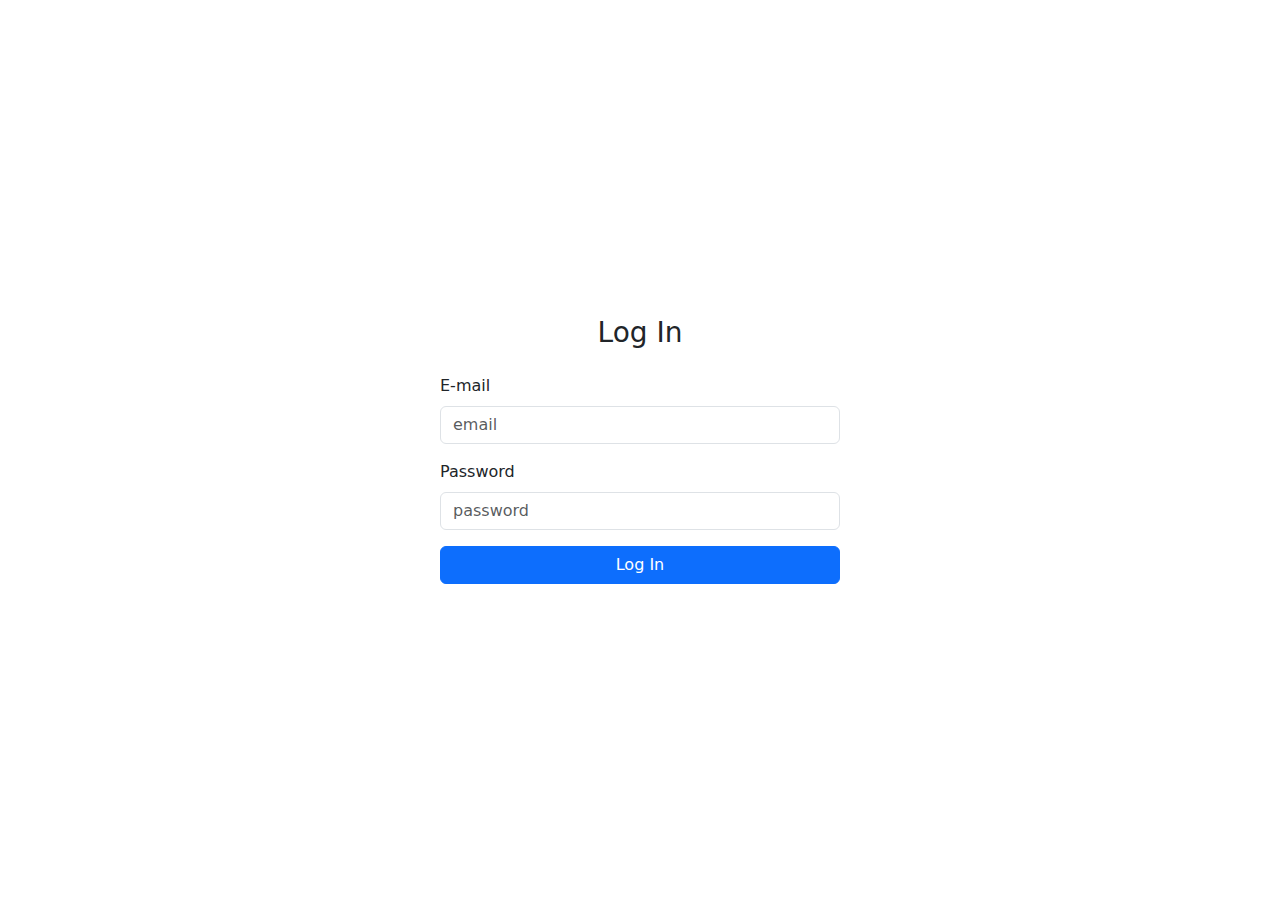
<file: index.html>
<!DOCTYPE html>
<html>
<head>
  <meta name="viewport" content="width=device-width, initial-scale=1">
  <title>Log In</title>
  <link href="https://cdn.jsdelivr.net/npm/bootstrap@5.3.3/dist/css/bootstrap.min.css" rel="stylesheet">
</head>
<body>
  <div class="container d-flex justify-content-center align-items-center vh-100">
    <div class="w-100" style="max-width: 400px;">
      <h3 class="text-center mb-4">Log In</h3>
      <form>
        <div class="mb-3">
          <label for="email" class="form-label">E-mail</label>
          <input type="email" class="form-control" id="email" placeholder="email">
        </div>
        <div class="mb-3">
          <label for="password" class="form-label">Password</label>
          <input type="password" class="form-control" id="password" placeholder="password">
        </div>
        <button type="submit" class="btn btn-primary w-100">Log In</button>
      </form>
    </div>
  </div>
</body>
</html>
</file>
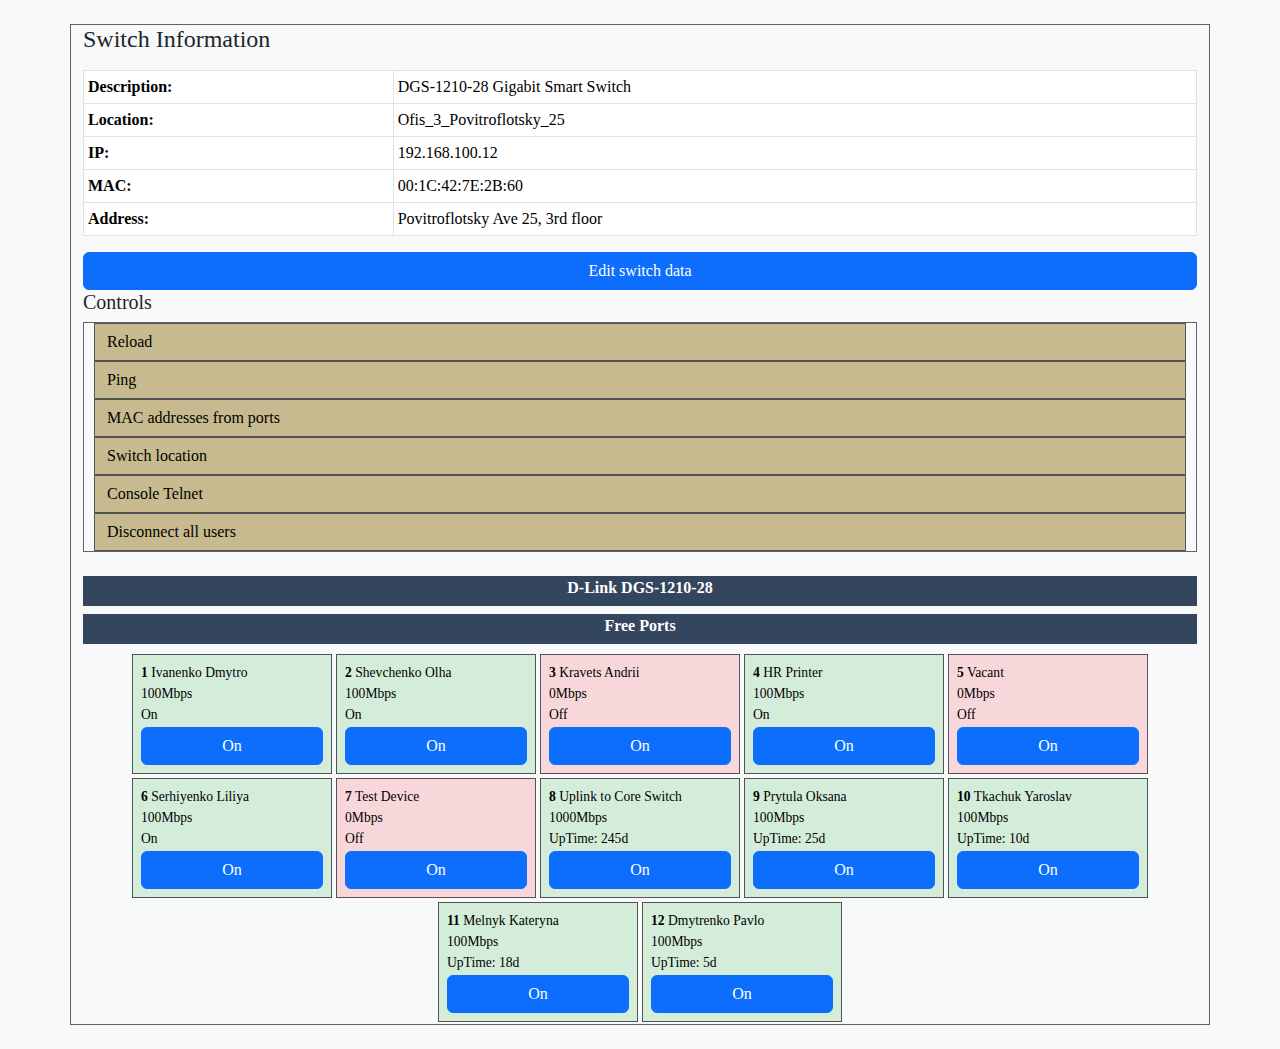
<file: switch/index.html>
<!DOCTYPE html>
<html lang="en">
<head>
  <meta charset="UTF-8">
  <title>Switch Control Panel</title>
  <link href="https://cdn.jsdelivr.net/npm/bootstrap@5.3.0/dist/css/bootstrap.min.css" rel="stylesheet">
  <link href="css/style.css" rel="stylesheet">
</head>
<body class="bg-light p-4" style="font-family: Lato, Consolas;">

  <div class="container" style="border:1px solid #626262;">
    <h4 class="mb-3">Switch Information</h4>
    <table class="table table-sm table-bordered">
      <tbody>
        <tr><th>Description:</th><td>DGS-1210-28 Gigabit Smart Switch</td></tr>
        <tr><th>Location:</th><td>Ofis_3_Povitroflotsky_25</td></tr>
        <tr><th>IP:</th><td>192.168.100.12</td></tr>
        <tr><th>MAC:</th><td>00:1C:42:7E:2B:60</td></tr>
        <tr><th>Address:</th><td>Povitroflotsky Ave 25, 3rd floor</td></tr>
      </tbody>
    </table>
    <button class="btn btn-primary w-100">Edit switch data</button>

    <div class="mb-4">
      <h5>Controls</h5>
      <div class="d-flex flex-column" style="border:1px solid #626262;">
        <button class="btn btn-secondary my_btn">Reload</button>
        <button class="btn btn-secondary my_btn">Ping</button>
        <button class="btn btn-secondary my_btn">MAC addresses from ports</button>
        <button class="btn btn-secondary my_btn">Switch location</button>
        <button class="btn btn-secondary my_btn">Console Telnet</button>
        <button class="btn btn-secondary my_btn">Disconnect all users</button>
      </div>
    </div>

    <div class="text-center mb-2 fw-bold w-100" id='my_label'>D-Link DGS-1210-28</div>
    <div class="text-center mb-2 fw-bold w-100" id='my_label'>Free Ports</div>
    <div class="row justify-content-center">
      <div class="port-box port-up col-auto fixed-width">
        <div><strong>1</strong> Ivanenko Dmytro</div>
        <div>100Mbps</div>
        <div>On</div>
        <button class="btn btn-primary on_off_btn">On</button>
      </div>
      <div class="port-box port-up col-auto fixed-width">
        <div><strong>2</strong> Shevchenko Olha</div>
        <div>100Mbps</div>
        <div>On</div>
        <button class="btn btn-primary on_off_btn">On</button>
      </div>
      <div class="port-box port-down col-auto fixed-width">
        <div><strong>3</strong> Kravets Andrii</div>
        <div>0Mbps</div>
        <div>Off</div>
        <button class="btn btn-primary on_off_btn">On</button>
      </div>
      <div class="port-box port-up col-auto fixed-width">
        <div><strong>4</strong> HR Printer</div>
        <div>100Mbps</div>
        <div>On</div>
        <button class="btn btn-primary on_off_btn">On</button>
      </div>
      <div class="port-box port-down col-auto fixed-width">
        <div><strong>5</strong> Vacant</div>
        <div>0Mbps</div>
        <div>Off</div>
        <button class="btn btn-primary on_off_btn">On</button>
      </div>
      <div class="port-box port-up col-auto fixed-width">
        <div><strong>6</strong> Serhiyenko Liliya</div>
        <div>100Mbps</div>
        <div>On</div>
        <button class="btn btn-primary on_off_btn">On</button>
      </div>
      <div class="port-box port-down col-auto fixed-width">
        <div><strong>7</strong> Test Device</div>
        <div>0Mbps</div>
        <div>Off</div>
        <button class="btn btn-primary on_off_btn">On</button>
      </div>
      <div class="port-box port-up col-auto fixed-width">
        <div><strong>8</strong> Uplink to Core Switch</div>
        <div>1000Mbps</div>
        <div>UpTime: 245d</div>
        <button class="btn btn-primary on_off_btn">On</button>
      </div>
      <div class="port-box port-up col-auto fixed-width">
        <div><strong>9</strong> Prytula Oksana</div>
        <div>100Mbps</div>
        <div>UpTime: 25d</div>
        <button class="btn btn-primary on_off_btn">On</button>
      </div>
      <div class="port-box port-up col-auto fixed-width">
        <div><strong>10</strong> Tkachuk Yaroslav</div>
        <div>100Mbps</div>
        <div>UpTime: 10d</div>
        <button class="btn btn-primary on_off_btn">On</button>
      </div>
      <div class="port-box port-up col-auto fixed-width">
        <div><strong>11</strong> Melnyk Kateryna</div>
        <div>100Mbps</div>
        <div>UpTime: 18d</div>
        <button class="btn btn-primary on_off_btn">On</button>
      </div>
      <div class="port-box port-up col-auto fixed-width">
        <div><strong>12</strong> Dmytrenko Pavlo</div>
        <div>100Mbps</div>
        <div>UpTime: 5d</div>
        <button class="btn btn-primary on_off_btn">On</button>
      </div>
    </div>
  </div>
</div>
  <script src="js/script.js"></script>
</body>
</html>
</file>
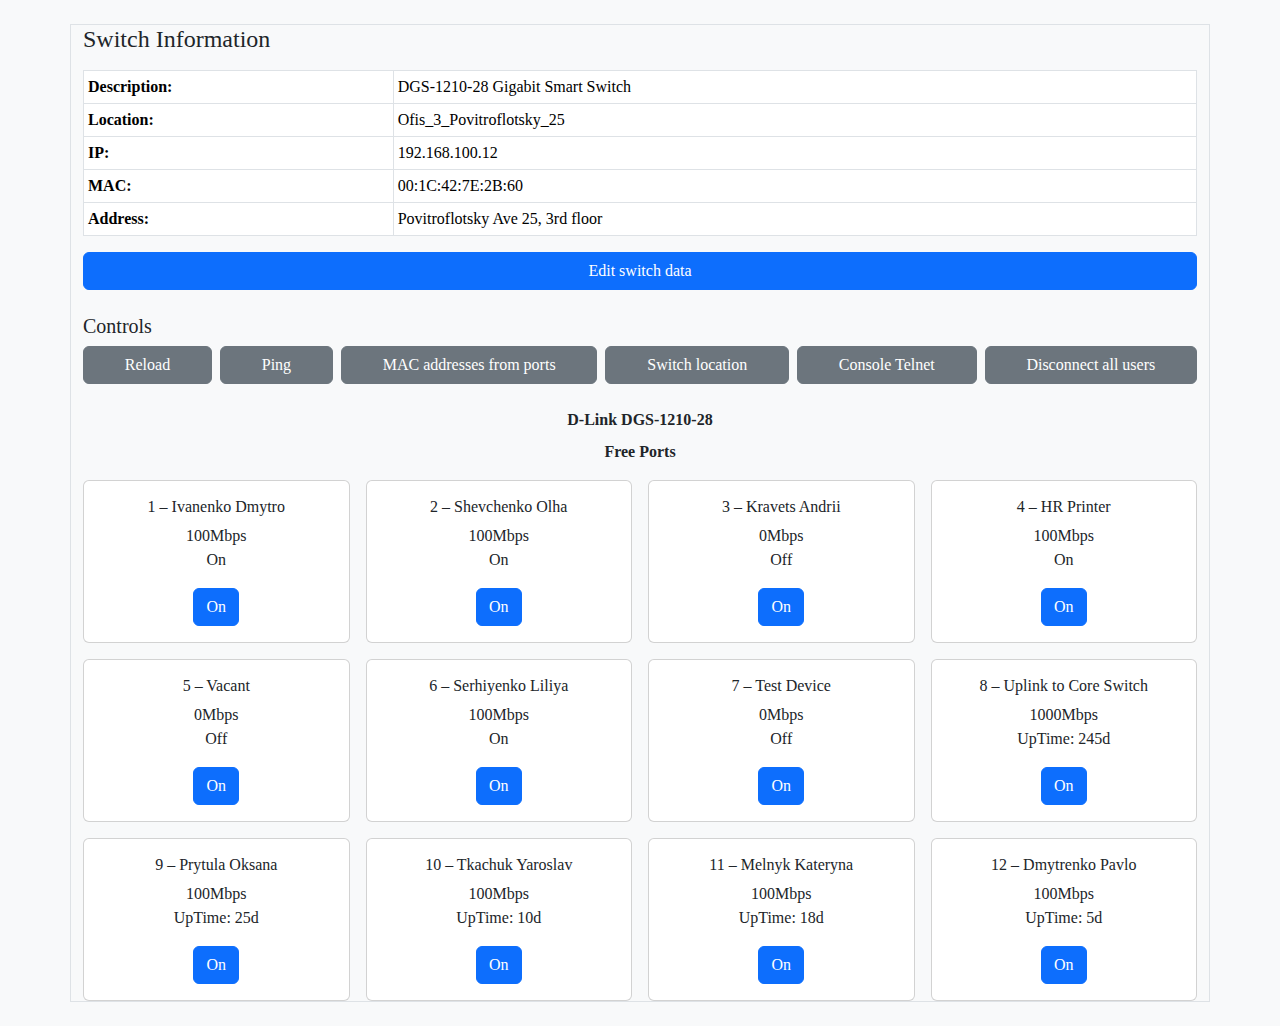
<file: switch_update/index.html>
<!DOCTYPE html>
<html lang="en">
<head>
  <meta charset="UTF-8">
  <title>Switch Control Panel</title>
  <meta name="viewport" content="width=device-width, initial-scale=1">
  <link href="https://cdn.jsdelivr.net/npm/bootstrap@5.3.0/dist/css/bootstrap.min.css" rel="stylesheet">
</head>
<body class="bg-light p-4" style="font-family: Lato, Consolas;">

  <div class="container border">
    <h4 class="mb-3">Switch Information</h4>
    <table class="table table-sm table-bordered">
      <tbody>
        <tr><th>Description:</th><td>DGS-1210-28 Gigabit Smart Switch</td></tr>
        <tr><th>Location:</th><td>Ofis_3_Povitroflotsky_25</td></tr>
        <tr><th>IP:</th><td>192.168.100.12</td></tr>
        <tr><th>MAC:</th><td>00:1C:42:7E:2B:60</td></tr>
        <tr><th>Address:</th><td>Povitroflotsky Ave 25, 3rd floor</td></tr>
      </tbody>
    </table>
    <button class="btn btn-primary w-100 mb-4">Edit switch data</button>

    <h5>Controls</h5>
    <div class="d-flex flex-column flex-md-row gap-2 flex-wrap mb-4">
      <button class="btn btn-secondary flex-fill">Reload</button>
      <button class="btn btn-secondary flex-fill">Ping</button>
      <button class="btn btn-secondary flex-fill">MAC addresses from ports</button>
      <button class="btn btn-secondary flex-fill">Switch location</button>
      <button class="btn btn-secondary flex-fill">Console Telnet</button>
      <button class="btn btn-secondary flex-fill">Disconnect all users</button>
    </div>

    <div class="text-center fw-bold mb-2">D-Link DGS-1210-28</div>
    <div class="text-center fw-bold mb-3">Free Ports</div>

    <div class="row row-cols-1 row-cols-sm-2 row-cols-md-3 row-cols-lg-4 g-3">
      
      <div class="col">
        <div class="card h-100 w-200">
          <div class="card-body text-center">
            <h6 class="card-title">1 – Ivanenko Dmytro</h6>
            <p class="card-text">100Mbps<br>On</p>
            <button class="btn btn-primary">On</button>
          </div>
        </div>
      </div>
      
      <div class="col">
        <div class="card h-100 w-200">
          <div class="card-body text-center">
            <h6 class="card-title">2 – Shevchenko Olha</h6>
            <p class="card-text">100Mbps<br>On</p>
            <button class="btn btn-primary">On</button>
          </div>
        </div>
      </div>
      
      <div class="col">
        <div class="card h-100 w-200">
          <div class="card-body text-center">
            <h6 class="card-title">3 – Kravets Andrii</h6>
            <p class="card-text">0Mbps<br>Off</p>
            <button class="btn btn-primary">On</button>
          </div>
        </div>
      </div>
      
      <div class="col">
        <div class="card h-100 w-200">
          <div class="card-body text-center">
            <h6 class="card-title">4 – HR Printer</h6>
            <p class="card-text">100Mbps<br>On</p>
            <button class="btn btn-primary">On</button>
          </div>
        </div>
      </div>
      
      <div class="col">
        <div class="card h-100 w-200">
          <div class="card-body text-center">
            <h6 class="card-title">5 – Vacant</h6>
            <p class="card-text">0Mbps<br>Off</p>
            <button class="btn btn-primary">On</button>
          </div>
        </div>
      </div>

      <div class="col">
        <div class="card h-100 w-200">
          <div class="card-body text-center">
            <h6 class="card-title">6 – Serhiyenko Liliya</h6>
            <p class="card-text">100Mbps<br>On</p>
            <button class="btn btn-primary">On</button>
          </div>
        </div>
      </div>
      
      <div class="col">
        <div class="card h-100 w-200">
          <div class="card-body text-center">
            <h6 class="card-title">7 – Test Device</h6>
            <p class="card-text">0Mbps<br>Off</p>
            <button class="btn btn-primary">On</button>
          </div>
        </div>
      </div>
      
      <div class="col">
        <div class="card h-100 w-200">
          <div class="card-body text-center">
            <h6 class="card-title">8 – Uplink to Core Switch</h6>
            <p class="card-text">1000Mbps<br>UpTime: 245d</p>
            <button class="btn btn-primary">On</button>
          </div>
        </div>
      </div>
      
      <div class="col">
        <div class="card h-100 w-200">
          <div class="card-body text-center">
            <h6 class="card-title">9 – Prytula Oksana</h6>
            <p class="card-text">100Mbps<br>UpTime: 25d</p>
            <button class="btn btn-primary">On</button>
          </div>
        </div>
      </div>
      
      <div class="col">
        <div class="card h-100 w-200">
          <div class="card-body text-center">
            <h6 class="card-title">10 – Tkachuk Yaroslav</h6>
            <p class="card-text">100Mbps<br>UpTime: 10d</p>
            <button class="btn btn-primary">On</button>
          </div>
        </div>
      </div>
      
      <div class="col">
        <div class="card h-100 w-200">
          <div class="card-body text-center">
            <h6 class="card-title">11 – Melnyk Kateryna</h6>
            <p class="card-text">100Mbps<br>UpTime: 18d</p>
            <button class="btn btn-primary">On</button>
          </div>
        </div>
      </div>
      
      <div class="col">
        <div class="card h-100 w-200">
          <div class="card-body text-center">
            <h6 class="card-title">12 – Dmytrenko Pavlo</h6>
            <p class="card-text">100Mbps<br>UpTime: 5d</p>
            <button class="btn btn-primary">On</button>
          </div>
        </div>
      </div>
    </div>
  </div>

  <script src="js/script.js"></script>
</body>
</html>
</file>
<file: switch/css/style.css>
.port-box {
  width: 160px;
  height: 120px;
  padding: 8px;
  margin: 4px;
  font-size: 0.85rem;
  color: black;
  border: 1px solid #333;
  border-radius: 4px;
  display: flex;
  flex-direction: column;
  justify-content: space-between;
}

.port-up {
  background-color: #d4edda;
}

.port-down {
  background-color: #f8d7da;
}

.port-uplink {
  background-color: #d6d8fb;
}

.fixed-width{
  min-width: 200px;
  max-width: 300px;
  border-radius:0px;
  border:1px solid #545454;
  margin:2px;
}

div#my_label{
  background-color: rgb(52, 70, 94);
  height: 30px;
  color:white;
}

.my_btn{
  border:1px solid #545454;
  background-color:rgb(199, 186, 142);
  color:black;
  text-align:left;
  border-radius:0px;
  margin-left: 10px;
  margin-right: 10px;
}
</file>
